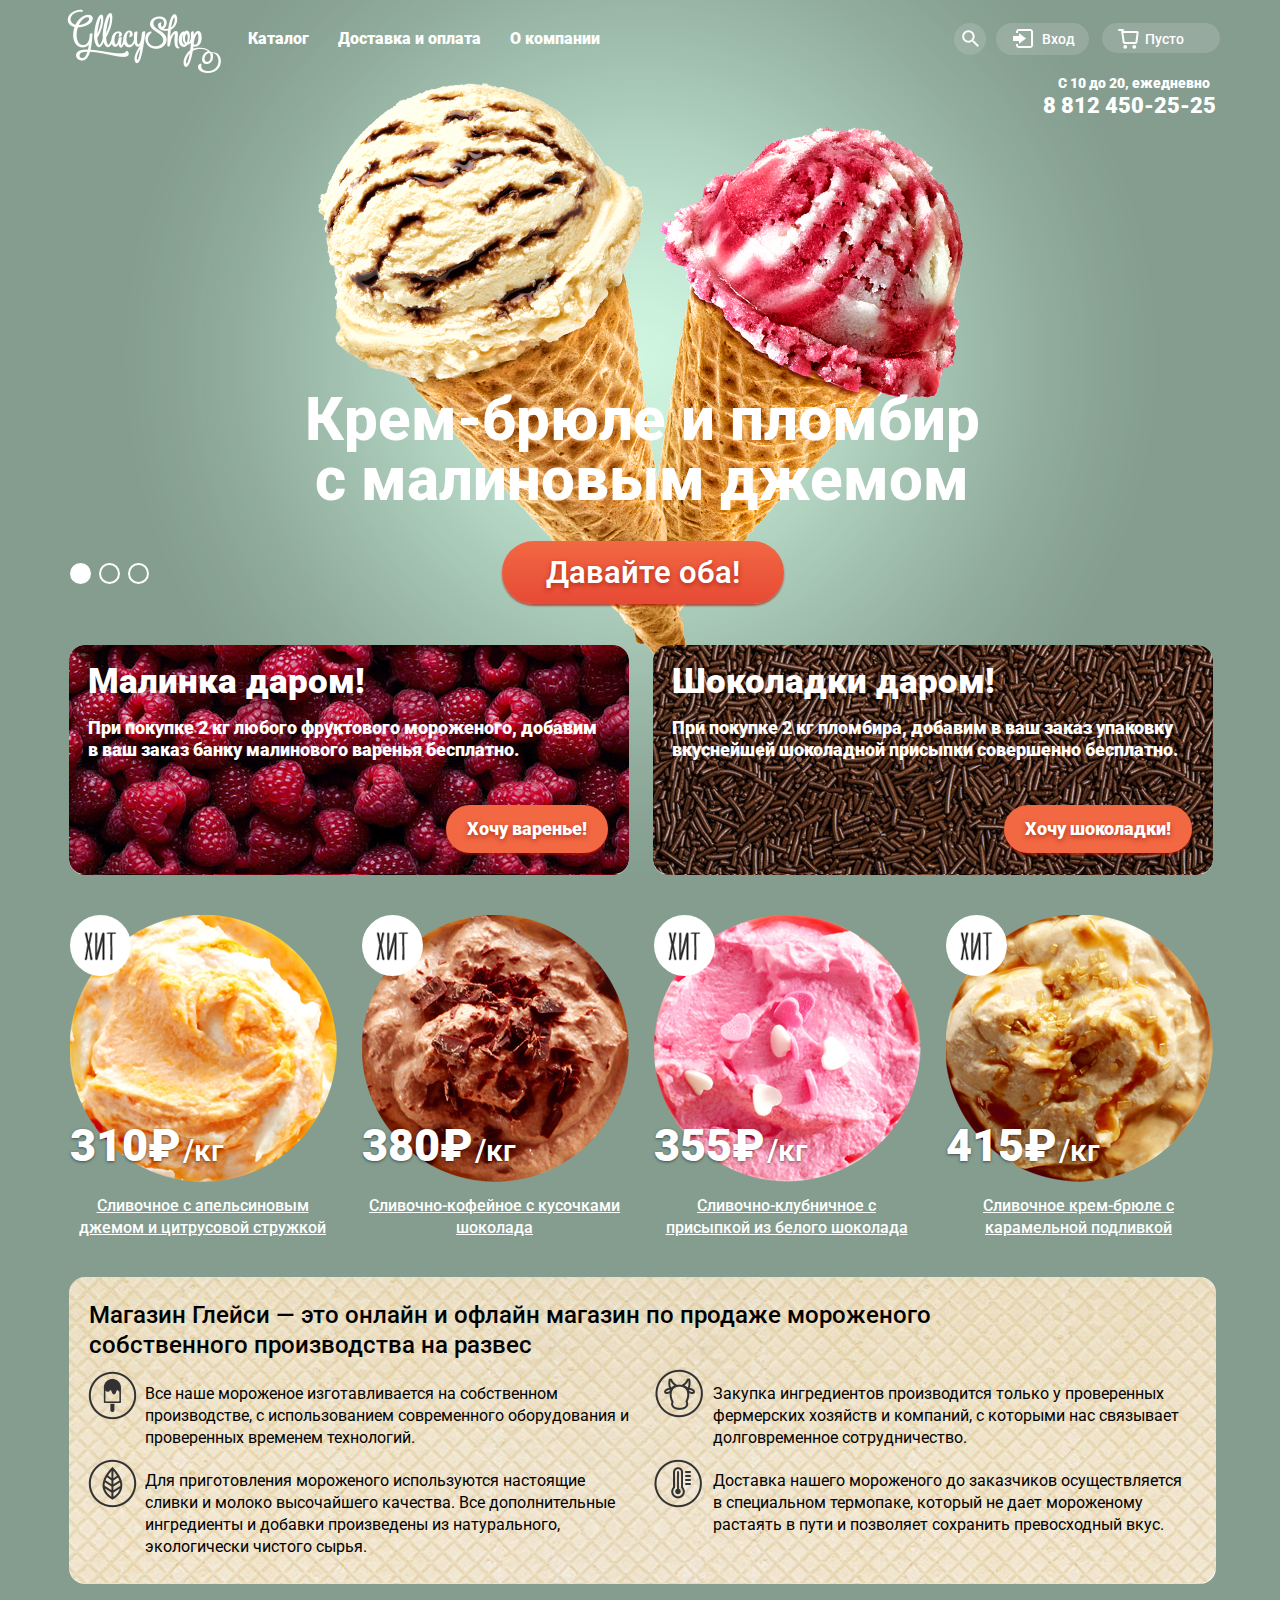
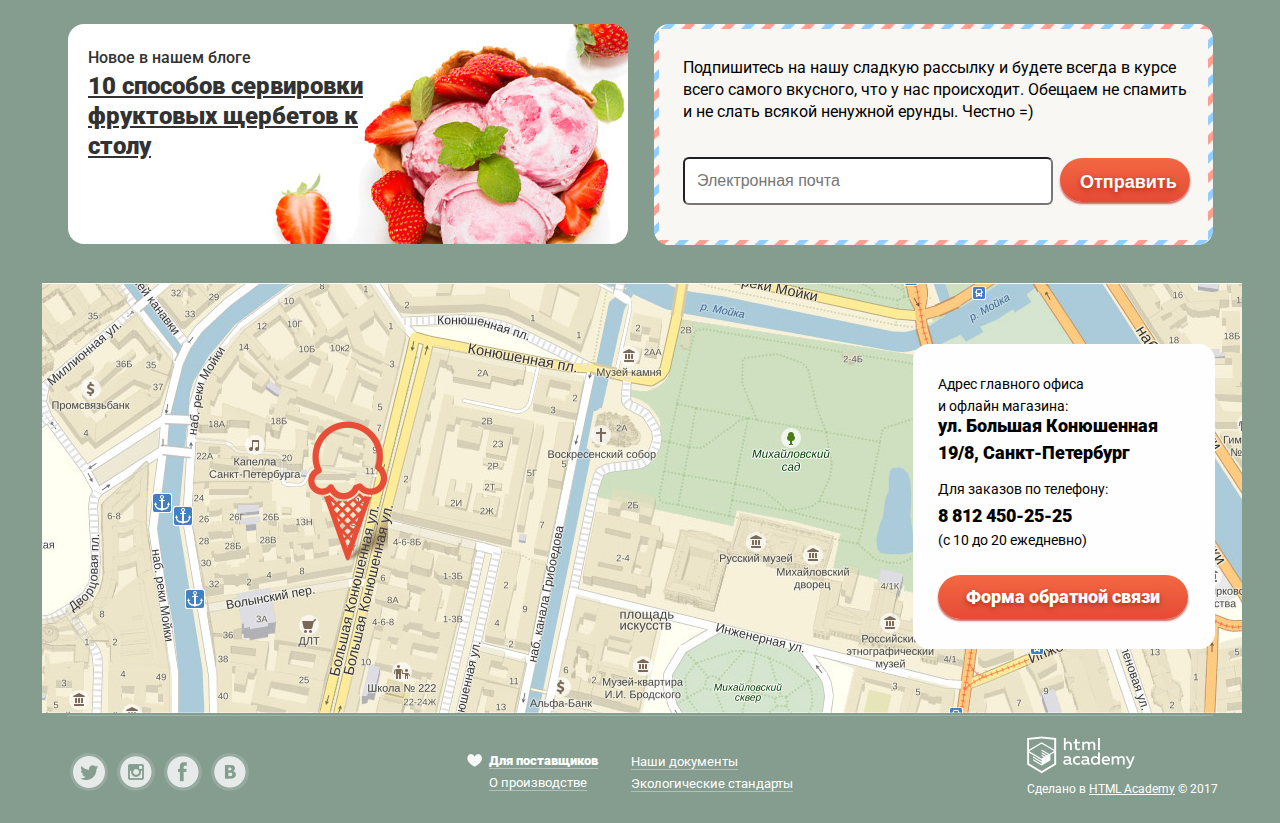
<file: index.html>
<!DOCTYPE html>
<html lang="ru">

<head>
    <meta charset="utf-8">
    <title>HTML Academy: Глейси</title>
    <link href="https://fonts.googleapis.com/css?family=Roboto:400,500,700&amp;subset=cyrillic" rel="stylesheet" type="text/css">
    <link href="css/normalize.css" rel="stylesheet">
    <link href="css/style.min.css" rel="stylesheet">
</head>

<body>
    <input class="body-input" type="radio" id="btn-1" name="toggle" checked>
    <input class="body-input" type="radio" id="btn-2" name="toggle">
    <input class="body-input" type="radio" id="btn-3" name="toggle">
    <div class="site-wrapper">
        <div class="content-wrapper">
            <header>
                <nav class="container-header">
                    <div class="logo">
                        <a><img src="img/logo.png" alt="Glassy Shop" height="64" width="154"></a>
                    </div>
                    <ul class="menu">
                        <li class="catol menu-li">
                            <a href="#">Каталог</a>
                            <div class="submenu-wrapp">
                                <ul class="submenu">
                                    <li class="big-submenu-text"><a href="#">Новинки</a></li>
                                    <li><a href="catalog.html">Сливочное</a></li>
                                    <li><a href="#">Щербеты</a></li>
                                    <li><a class="submenu-fruit" href="#">Фруктовый лед</a></li>
                                    <li><a class="submenu-melorin" href="#">Мелорин</a></li>

                                </ul>
                            </div>
                        </li>
                        <li class="menu-li">
                            <a href="#">Доставка и оплата</a>
                        </li>
                        <li class="menu-li">
                            <a href="#">О компании</a>
                        </li>
                    </ul>
                    <ul class="user-block">
                        <li class="search-modal-activ">
                            <a class="search" href="#"></a>
                            <div class="modal-search">
                                <form class="modal-search-form" action="#" method="get">
                                    <label>
                                        <input class="search-input" type="text" name="search" value="" placeholder="Что ищем?">
                                    </label>
                                </form>
                            </div>
                        </li>
                        <li class="modal-login-activ"><a class="login" href="#">Вход</a>
                            <div class="modal-login clearfix">
                                <form action="login.php" method="get">
                                    <label>
                                        <input type="text" name="login" value="" placeholder="Электронная почта">
                                    </label>
                                    <label>
                                        <input type="text" name="search" value="" placeholder="Пароль">
                                    </label>
                                    <button type="submit" class="modal-login-tap">Войти</button>
                                </form>
                                <a class="modal-login-a" href="#">Забыли пароль?</a>
                                <a class="modal-login-a" href="#">Новая регистрация</a>
                            </div>
                        </li>
                        <li><a class="basket" href="#">Пусто</a></li>
                    </ul>
                </nav>
            </header>
            <main class="container-main">
                <div class="inform">
                    <div class="one-timework ">С 10 до 20, ежедневно </div>
                    <div class="two-timework ">8 812 450-25-25</div>
                </div>
                <div class="slider">
                    <div class="slide" id="slide1">
                        <div class="slide-title">Крем-брюле и пломбир с малиновым джемом</div>
                        <a class="slide-btn" href="#">Давайте оба!</a>
                    </div>
                    <div class="slide" id="slide2">
                        <div class="slide-title">Шоколадный пломбир и лимонный сорбет</div>
                        <a class="slide-btn" href="#">Давайте оба!</a>
                    </div>
                    <div class="slide" id="slide3">
                        <div class="slide-title">Пломбир с помадкой и клубничный щербет</div>
                        <a class="slide-btn" href="#">Давайте оба!</a>
                    </div>
                    <div class="slider-controls">
                        <label for="btn-1"></label>
                        <label for="btn-2"></label>
                        <label for="btn-3"></label>
                    </div>
                </div>
                <div class="advertising">
                    <div class="advertising-left clearfix">
                        <h3 class="advertising-name">Малинка даром!</h3>
                        <div class="advertising-text">При покупке 2 кг любого фруктового мороженого, добавим в ваш заказ банку малинового варенья бесплатно.</div>
                        <a class="advertising-tap" href="#">Хочу варенье!</a>
                    </div>
                    <div class="advertising-right ">
                        <h3 class="advertising-name">Шоколадки даром!</h3>
                        <div class="advertising-text">При покупке 2 кг пломбира, добавим в ваш заказ упаковку вкуснейшей шоколадной присыпки совершенно бесплатно.</div>
                        <a class="advertising-tap" href="#">Хочу шоколадки!</a>
                    </div>
                </div>
                <div class="catalog">
                    <div class="catalog-product">
                        <img src="img/ice1-index.png" alt="Сливочное" height="267" width="267">
                        <span class="product-price-index">310&#8381;<span class="kg">/кг</span></span>
                        <a href="#" class="cat-pro-promo">Сливочное с апельсиновым джемом и цитрусовой стружкой</a>
                    </div>
                    <div class="catalog-product">
                        <img src="img/ice2-index.png" alt="Сливочное-шоколадное" height="267" width="267">
                        <span class="product-price-index">380&#8381;<span class="kg">/кг</span></span>
                        <a href="#" class="cat-pro-promo">Сливочно-кофейное с кусочками шоколада</a>
                    </div>
                    <div class="catalog-product">
                        <img src="img/ice3-index.png" alt="Сливочное-клубничное" height="267" width="267">
                        <span class="product-price-index">355&#8381;<span class="kg">/кг</span></span>
                        <a href="#" class="cat-pro-promo">Сливочно-клубничное с присыпкой из белого шоколада</a>
                    </div>
                    <div class="catalog-product">
                        <img src="img/ice4-index.png" alt="Сливочное-крем-брюле" height="267" width="267">
                        <span class="product-price-index">415&#8381;<span class="kg">/кг</span></span>
                        <a href="#" class="cat-pro-promo">Сливочное крем-брюле с карамельной подливкой</a>
                    </div>
                </div>
                <div class="store-description">
                    <h4>Магазин Глейси — это онлайн и офлайн магазин по продаже мороженого собственного производства на развес</h4>
                    <div class="store-box">
                        <div class="store">
                            <p class="store-ice">Все наше мороженое изготавливается на собственном производстве, с использованием современного оборудования и проверенных временем технологий.</p>
                            <p class="store-p-last store-list">Для приготовления мороженого используются настоящие сливки и молоко высочайшего качества. Все дополнительные ингредиенты и добавки произведены из натурального, экологически чистого сырья.</p>
                        </div>
                        <div class="store-2">
                            <p class="store-cow">Закупка ингредиентов производится только у проверенных фермерских хозяйств и компаний, с которыми нас связывает долговременное сотрудничество.</p>

                            <p class="store-p-last store-temp">Доставка нашего мороженого до заказчиков осуществляется в специальном термопаке, который не дает мороженому растаять в пути и позволяет сохранить превосходный вкус.</p>
                        </div>
                    </div>
                </div>
                <div class="advertising-bottom">
                    <div class="advertising-left-bottom clearfix">
                        <span class="advertising-name-bottom">Новое в нашем блоге</span>
                        <a href="#">10 способов сервировки фруктовых щербетов к столу</a>
                    </div>
                    <div class="advertising-right-botton">
                        <span class="adv-text">Подпишитесь на нашу сладкую рассылку и будете всегда в курсе всего самого вкусного, что у нас происходит. Обещаем не спамить и не слать всякой ненужной ерунды. Честно =) </span>
                        <form class="advertising-form" action="https://echo.htmlacademy.ru" method="post">
                            <input type="text" name="mail" value="" placeholder="Электронная почта">
                            <button type="submit">Отправить</button>
                        </form>
                    </div>
                </div>
                <div class="map clearfix">
                    <iframe src="https://www.google.com/maps/embed?pb=!1m18!1m12!1m3!1d3997.133481958269!2d30.32232805076484!3d59.93933116401205!2m3!1f0!2f0!3f0!3m2!1i1024!2i768!4f13.1!3m3!1m2!1s0x4696310fca5ba729%3A0xea9c53d4493c879f!2z0JHQvtC70YzRiNCw0Y8g0JrQvtC90Y7RiNC10L3QvdCw0Y8g0YPQuy4sIDE5LCDQodCw0L3QutGCLdCf0LXRgtC10YDQsdGD0YDQsywgMTkxMTg2!5e0!3m2!1sru!2sru!4v1486675670385" height="430" width="1200" style="border:0" allowfullscreen></iframe>
                    <div class="map-contacts ">
                        <div class="map-text"><b>Адрес главного офиса</b>

                            <b class="map-text-b">и офлайн магазина:</b>

                            <p class="address-1">ул. Большая Конюшенная</p>
                            <p class="address-2">19/8, Санкт-Петербург</p>
                            <b class="number-map">Для заказов по телефону:</b>
                            <p class="number-map-2">8 812 450-25-25</p>
                            <b>(с 10 до 20 ежедневно)</b>
                            <a href="#">Форма обратной связи</a>
                        </div>
                    </div>
                </div>
            </main>
            <footer>
                <div class="container-footer">
                    <ul class="footer-social">
                        <li>
                            <a class="social-btn-tv" href="#"></a>
                        </li>
                        <li>
                            <a class="social-btn-inst" href="#"></a>
                        </li>
                        <li>
                            <a class=social-btn-fb href="#"></a>
                        </li>
                        <li>
                            <a class="social-btn-vk" href="#"></a>
                        </li>
                    </ul>

                    <div class="footer-info">
                        <div class="footer-info-first">
                            <a class="big-info" href="#">Для поставщиков</a>
                            <a href="#">О производстве</a></div>
                        <div class="footer-info-last"><a href="#">Наши документы</a>
                            <a href="#">Экологические стандарты</a></div>
                    </div>
                    <div class="footer-copyright">
                        <span class="text-academy">Сделано в <a href="#">HTML Academy</a> © 2017</span>
                    </div>
                </div>
            </footer>
            <div class="modal-content">
                <button class="modal-content-close" type="button" title="Закрыть">Закрыть</button>
                <h3 class="modal-content-h3">Мы обязательно вам ответим!</h3>
                <form class="modal-content-form" id="modal" action="#" method="post">
                    <label>
                        <input class="input-name" type="text" name="name" value="" placeholder="Как вас зовут?" required>
                    </label>
                    <label>
                        <input class="input-mail" type="text" name="mail" value="" placeholder="Ваша почта для ответа?" required>
                    </label>
                    <textarea class="coment" form="modal" placeholder="Напишите что нибудь..." name="coment"></textarea>
                    <a href="#">Отправить</a>
                </form>

            </div>
            <div class="modal-overlay"></div>
        </div>
    </div>
    <script type="text/javascript" src="js/script.min.js" async></script>
</body>

</html>
</file>
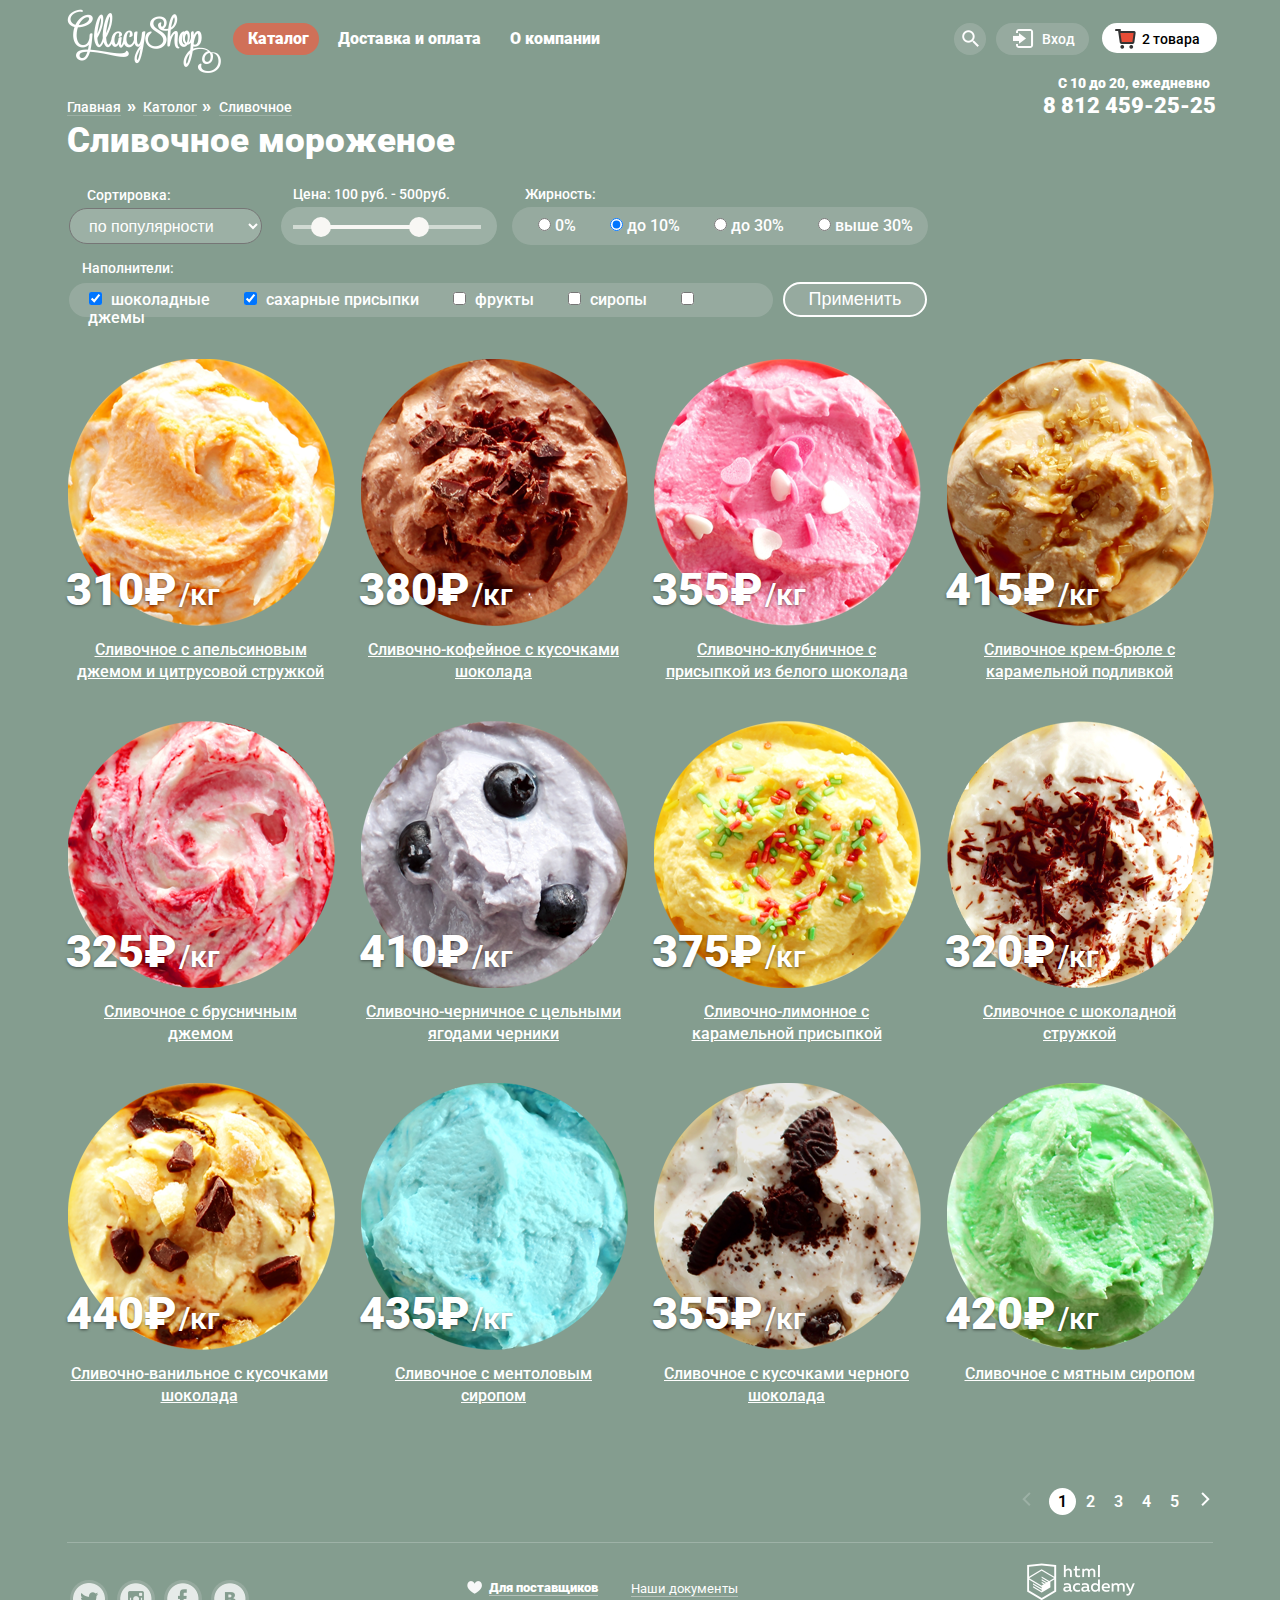
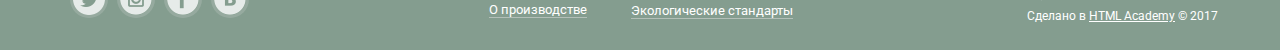
<file: catalog.html>
<!DOCTYPE html>
<html lang="ru">

<head>
    <meta charset="utf-8">
    <title>HTML Academy: Глейси</title>
    <link href="https://fonts.googleapis.com/css?family=Roboto:700,900,500&subset=latin,cyrillic" rel="stylesheet" type="text/css">
    <link href="css/normalize.css" rel="stylesheet">
    <link href="css/style.min.css" rel="stylesheet">
</head>

<body>
    <div class="site-wrapper">
        <div class="content-wrapper">
            <header>
                <nav class="container-header">
                    <div class="logo">
                        <a href="index.html"><img src="img/logo.png" alt="Glassy Shop" height="64" width="154"></a>
                    </div>
                    <ul class="menu">
                        <li class="catol active-catol menu-li">
                            <a href="#">Каталог</a>
                            <div class="submenu-wrapp">
                                <ul class="submenu">
                                    <li class="big-submenu-text"><a href="#">Новинки</a></li>
                                    <li><a href="catalog.html">Сливочное</a></li>
                                    <li><a href="#">Щербеты</a></li>
                                    <li><a class="submenu-fruit" href="#">Фруктовый лед</a></li>
                                    <li><a class="submenu-melorin" href="#">Мелорин</a></li>
                                </ul>
                            </div>
                        </li>
                        <li class="menu-li">
                            <a href="">Доставка и оплата</a>
                        </li>
                        <li class="menu-li">
                            <a href="">О компании</a>
                        </li>
                    </ul>
                    <ul class="user-block">
                        <li class="search-modal-activ">
                            <a class="search" href="#"></a>
                            <div class="modal-search">
                                <form class="modal-search-form" action="#" method="get">
                                    <label>
                                        <input type="text" name="search" value="" placeholder="Что ищем?">
                                    </label>
                                </form>
                            </div>
                        </li>
                        <li class="modal-login-activ"><a class="login" href="#">Вход</a>
                            <div class="modal-login clearfix">
                                <form action="#" method="get">
                                    <label>
                                        <input type="text" name="login" value="" placeholder="Электронная почта">
                                    </label>
                                    <label>
                                        <input type="text" name="search" value="" placeholder="Пароль">
                                    </label>
                                    <button type="submit" class="modal-login-tap">Войти</button>
                                </form>
                                <a class="modal-login-a" href="#">Забыли пароль?</a>
                                <a class="modal-login-a" href="#">Новая регистрация</a>
                            </div>
                        </li>
                        <li class="basket-catalog-active"><a class="basket-catalog" href="#">2 товара</a>
                            <div class="basket-buy">
                                <ul class="list-one">
                                    <li>
                                        <button type="button" class="button-basket"></button>
                                    </li>
                                    <li><img src="img/mini-ace.png" width="33" height="33" alt="мороженное"></li>
                                    <li class="list-one-name">Пломбир с апельсиновым джемом</li>
                                    <li class="list-one-all">1,5 кг х <span class="list-price">200 руб.</span></li>
                                    <li>300 руб.</li>
                                </ul>
                                <ul class="list-two">
                                    <li>
                                        <button type="button" class="button-basket"></button>
                                    </li>
                                    <li><img src="img/mini-ace-2.png" width="33" height="33" alt="мороженное"></li>
                                    <li class="list-two-name">Клубничный пломбир с присыпкой из белого шоколада</li>
                                    <li class="list-two-all">1,5 кг х <span class="list-price">300 руб.</span></li>
                                    <li>450 руб.</li>
                                </ul>
                                <span class="total">Итого: 750 руб.</span>
                                <a class="buy-all" href="#">Оформить заказ</a>
                            </div>

                        </li>
                    </ul>
                </nav>
            </header>
            <main>
                <div class="inform-catalog">
                    <div class="one-timework ">С 10 до 20, ежедневно </div>
                    <div class="two-timework ">8 812 459-25-25</div>
                </div>
                <ul class="breadcrumbs clearfix">
                    <li><a class="breadcrumbs-text" href="index.html">Главная</a></li>
                    <li><a class="breadcrumbs-text" href="#">Католог</a></li>
                    <li><a class="breadcrumbs-text">Сливочное</a></li>
                </ul>
                <h1 class="catol-h1">Сливочное мороженое</h1>
                <div>
                    <form action="filter.php" id="filter" method="get" class="filter">
                        <div class="select">
                            <h4 class="filter-text select-text">Сортировка:</h4>
                            <select form="filter" class="option filter-text-2">
                                <option>по популярности</option>
                                <option>сначало недорогие</option>
                                <option>сначало дорогие</option>
                                <option>по жирности</option>
                            </select>
                        </div>
                        <div class="slider-catalog">
                            <h4 class="filter-text slider-catalog-text">Цена: 100 руб. - 500руб.</h4>
                            <div class="zip"></div>
                            <div class="zip-box"></div>
                            <input class="slider-input" id="hi" type="range" min="100" max="500">
                        </div>
                        <div class="form-block">
                            <h4 class="filter-text">Жирность:</h4>
                            <div class="form-block-wrapp filter-text-2">
                                <div class="form-block-control form-first">
                                    <input id="0" type="radio" name="fatness" value="0" />
                                    <label for="0">0%</label>
                                </div>
                                <div class="form-block-control">
                                    <input id="10" type="radio" name="fatness" value="10" checked>
                                    <label for="10">до 10%</label>
                                </div>
                                <div class="form-block-control">
                                    <input id="before-30" type="radio" name="fatness" value="before-30" />
                                    <label for="before-30">до 30%</label>
                                </div>
                                <div class="control-last">
                                    <input id="more-30" type="radio" name="fatness" value="more-30" />
                                    <label for="more-30">выше 30%</label>
                                </div>
                            </div>
                        </div>
                        <div class="filler-chec">
                            <h4 class="filter-text filler-chec-text">Наполнители:</h4>
                            <div class="filler-chek-input filter-text-2">
                                <input class="filter-input-first" type="checkbox" id="5" name="option1" value="a1" checked>
                                <label for="5">шоколадные </label>
                                <input type="checkbox" value="a2" id="6" name="option2" checked>
                                <label for="6">сахарные присыпки</label>
                                <input type="checkbox" value="a3" id="7" name="option3">
                                <label for="7">фрукты</label>
                                <input type="checkbox" value="a4" id="8" name="option4">
                                <label for="8">сиропы</label>
                                <input type="checkbox" value="a5" id="9" name="option5">
                                <label for="9">джемы</label>
                            </div>
                        </div>
                        <input class="button-filter" type="submit" value="Применить">
                    </form>
                </div>
                <div class="catalog-2">
                    <div class="product-price-catalog">
                        <div class="product-cover">
                            <div><img src="img/catalog-ice-1.png" alt="Сливочное с апельсиновым" width="267" height="267">
                                <span class="product-price">310₽<span class="kg">/кг</span></span>
                            </div>
                            <a href="#" class="cat-pro-promo">Сливочное с апельсиновым джемом и цитрусовой стружкой</a>
                            <a class="product-price-tap" href="#">Быстрый просмотр</a>
                        </div>

                    </div>
                    <div class="product-price-catalog">
                        <div class="product-cover">
                            <div><img src="img/catalog-ice-2.png" alt="Сливочно-кофейное" width="267" height="267">
                                <span class="product-price">380₽<span class="kg">/кг</span></span>
                            </div>
                            <a href="#" class="cat-pro-promo">Сливочно-кофейное с кусочками шоколада</a>
                            <a class="product-price-tap" href="#">Быстрый просмотр</a>
                        </div>
                    </div>
                    <div class="product-price-catalog">
                        <div class="product-cover">
                            <div><img src="img/catalog-ice-3.png" alt="Сливочно-клубничное" width="267" height="267">
                                <span class="product-price">355₽<span class="kg">/кг</span></span>
                            </div>
                            <a href="#" class="cat-pro-promo">Сливочно-клубничное с присыпкой из белого шоколада</a>
                            <a class="product-price-tap" href="#">Быстрый просмотр</a>
                        </div>
                    </div>
                    <div class="product-price-catalog">
                        <div class="product-cover">
                            <div><img src="img/catalog-ice-4.png" alt="Сливочное крем-брюле" width="267" height="267">
                                <span class="product-price">415₽<span class="kg">/кг</span></span>
                            </div>
                            <a href="#" class="cat-pro-promo">Сливочное крем-брюле с карамельной подливкой</a>
                            <a class="product-price-tap" href="#">Быстрый просмотр</a>
                        </div>
                    </div>
                    <div class="product-price-catalog">
                        <div class="product-cover">
                            <div><img src="img/catalog-ice-21.png" alt="Сливочное с брусничным джемом" width="267" height="267">
                                <span class="product-price">325₽<span class="kg">/кг</span></span>
                            </div>
                            <a href="#" class="cat-pro-promo">Сливочное с брусничным джемом</a>
                            <a class="product-price-tap" href="#">Быстрый просмотр</a>
                        </div>
                    </div>
                    <div class="product-price-catalog">
                        <div class="product-cover">
                            <div><img src="img/catalog-ice-22.png" alt="Сливочно-черничное" width="267" height="267">
                                <span class="product-price">410₽<span class="kg">/кг</span></span>
                            </div>
                            <a href="#" class="cat-pro-promo">Сливочно-черничное с цельными ягодами черники </a>
                            <a class="product-price-tap" href="#">Быстрый просмотр</a>
                        </div>
                    </div>
                    <div class="product-price-catalog">
                        <div class="product-cover">
                            <div><img src="img/catalog-ice-23.png" alt="Сливочно-лимонное" width="267" height="267">
                                <span class="product-price">375₽<span class="kg">/кг</span></span>
                            </div>
                            <a href="#" class="cat-pro-promo">Сливочно-лимонное с карамельной присыпкой</a>
                            <a class="product-price-tap" href="#">Быстрый просмотр</a>
                        </div>
                    </div>
                    <div class="product-price-catalog">
                        <div class="product-cover">
                            <div><img src="img/catalog-ice-24.png" alt="Сливочное с шоколадной стружкой" width="267" height="267">
                                <span class="product-price">320₽<span class="kg">/кг</span></span>
                            </div>
                            <a href="#" class="cat-pro-promo ">Сливочное с шоколадной стружкой</a>
                            <a class="product-price-tap" href="#">Быстрый просмотр</a>
                        </div>
                    </div>
                    <div class="product-price-catalog">
                        <div class="product-cover">
                            <div><img src="img/catalog-ice-31.png" alt="Сливочно-ванильное" width="267" height="267">
                                <span class="product-price">440₽<span class="kg">/кг</span></span>
                            </div>
                            <a href="#" class="cat-pro-promo cat-pro-promo-br">Сливочно-ванильное с кусочками шоколада</a>
                            <a class="product-price-tap" href="#">Быстрый просмотр</a>
                        </div>
                    </div>
                    <div class="product-price-catalog">
                        <div class="product-cover">
                            <div><img src="img/catalog-ice-32.png" alt="Сливочноe с ментоловым сиропом" width="267" height="267">
                                <span class="product-price">435₽<span class="kg">/кг</span></span>
                            </div>
                            <a href="#" class="cat-pro-promo">Сливочноe с ментоловым сиропом</a>
                            <a class="product-price-tap" href="#">Быстрый просмотр</a>
                        </div>
                    </div>
                    <div class="product-price-catalog">
                        <div class="product-cover">
                            <div><img src="img/catalog-ice-33.png" alt="Сливочное с кусочками черного шоколада" width="267" height="267">
                                <span class="product-price">355₽<span class="kg">/кг</span></span>
                            </div>
                            <a href="#" class="cat-pro-promo">Сливочное с кусочками черного шоколада</a>
                            <a class="product-price-tap" href="#">Быстрый просмотр</a>
                        </div>
                    </div>
                    <div class="product-price-catalog">
                        <div class="product-cover">
                            <div><img src="img/catalog-ice-34.png" alt="Сливочное с мятным сиропом" width="267" height="267">
                                <span class="product-price">420₽<span class="kg">/кг</span></span>
                            </div>
                            <a href="#" class="cat-pro-promo">Сливочное с мятным сиропом</a>
                            <a class="product-price-tap" href="#">Быстрый просмотр</a>
                        </div>
                    </div>
                </div>

                <ul class="pagination clearfix">
                    <li>
                        <a class="pagination-left"></a>
                    </li>
                    <li> <a class="active">1</a></li>
                    <li> <a href="#">2</a></li>
                    <li> <a href="#">3</a></li>
                    <li> <a href="#">4</a></li>
                    <li> <a href="#">5</a></li>
                    <li>
                        <a href="#" class="pagination-right"></a>
                    </li>
                </ul>

            </main>
            <footer>
                <div class="container-footer">
                    <ul class="footer-social">
                        <li>
                            <a class="social-btn-tv" href="#"></a>
                        </li>
                        <li>
                            <a class="social-btn-inst" href="#"></a>
                        </li>
                        <li>
                            <a class=social-btn-fb href="#"></a>
                        </li>
                        <li>
                            <a class="social-btn-vk" href="#"></a>
                        </li>
                    </ul>

                    <div class="footer-info">
                        <div class="footer-info-first">
                            <a class="big-info" href="#">Для поставщиков</a>
                            <a href="#">О производстве</a></div>
                        <div class="footer-info-last"><a href="#">Наши документы</a>
                            <a href="#">Экологические стандарты</a></div>
                    </div>
                    <div class="footer-copyright">
                        <span class="text-academy">Сделано в <a href="#">HTML Academy</a> © 2017</span>
                    </div>
                </div>
            </footer>
        </div>
    </div>
</body>

</html>
</file>
<file: css/style.min.css>
body{font-family:"Roboto", "Arial", sans-serif;font-size:18px;line-height:1.2;color:#fff;font-weight:900;margin:0;padding:0;background-color:#849d8f}input[type="radio"].body-input{display:none}.clearfix::after{content:"";display:table;clear:both}.site-wrapper{min-width:1200px;background-repeat:no-repeat;background-position:top center;-webkit-transition:background-image 0.5s ease, background-color 0.5s ease;transition:background-image 0.5s ease, background-color 0.5s ease}.site-wrapper::before,.site-wrapper::after{content:"";visibility:hidden}.site-wrapper::before{background-image:url("../img/slide-2.png")}.site-wrapper::after{background-image:url("../img/slide-3.png")}.content-wrapper{width:1146px;margin:0 auto;padding:0 27px}.slider{position:relative;padding-top:270px;text-align:center;color:#ffffff}.slide{display:none}.slide-title{width:700px;margin:0 auto;margin-bottom:30px;line-height:60px;font-weight:800;font-size:60px;margin-top:5px;margin-left:225px}.slide-btn{display:inline-block;padding:11px 44px;margin-top:1px;margin-right:-5px;font-weight:600;font-size:31px;line-height:41px;vertical-align:top;color:#ffffff;text-decoration:none;text-shadow:0 2px 5px rgba(160, 32, 11, 0.76);background:#f26843;background:-webkit-linear-gradient(top, #f26843 0%, #e74a35 100%);background:linear-gradient(to bottom, #f26843 0%, #e74a35 100%);border-radius:100px;box-shadow:0 2px 2px rgba(172, 16, 0, 0.64)}.slide-btn:hover{background:-webkit-linear-gradient(top, #f58669 0%, #ec6f5e 100%);background:linear-gradient(to bottom, #f58669 0%, #ec6f5e 100%);box-shadow:0 2px 2px rgba(172, 16, 0, 1)}.slide-btn:active{background:-webkit-linear-gradient(top, #d84732 0%, #e1613e 100%);background:linear-gradient(to bottom, #d84732 0%, #e1613e 100%);box-shadow:inset 0 2px 2px rgba(172, 16, 0, 1)}.slider-controls{position:absolute;bottom:25px;left:3px;top:448px;z-index:20;font-size:0}.slider-controls label{display:inline-block;width:17px;height:17px;margin-right:8px;vertical-align:top;background-color:transparent;border:2px solid #ffffff;border-radius:50%;cursor:pointer}#btn-1:checked ~ .site-wrapper #slide1,#btn-2:checked ~ .site-wrapper #slide2,#btn-3:checked ~ .site-wrapper #slide3{display:block}#btn-1:checked ~ .site-wrapper{background-color:#849d8f;background-image:url("../img/slide-1.png")}#btn-2:checked ~ .site-wrapper{background-color:#8996a6;background-image:url("../img/slide-2.png")}#btn-3:checked ~ .site-wrapper{background-color:#9d8b84;background-image:url("../img/slide-3.png")}#btn-1:checked ~ .site-wrapper label[for="btn-1"],#btn-2:checked ~ .site-wrapper label[for="btn-2"],#btn-3:checked ~ .site-wrapper label[for="btn-3"]{background-color:#ffffff}.container-header{display:-webkit-box;display:-ms-flexbox;display:flex;-webkit-box-orient:horizontal;-webkit-box-direction:normal;-ms-flex-direction:row;flex-direction:row;-webkit-box-pack:justify;-ms-flex-pack:justify;justify-content:space-between;width:1146px;min-height:56px;margin-bottom:42px}.logo{-ms-flex-preferred-size:154px;flex-basis:154px;height:64px;margin-top:9px}.catol{position:relative}.catol::after{content:"";height:5px;position:absolute}.menu{padding:0;margin:0;list-style:none;margin-top:23px;margin-left:-174px}.menu li{display:inline-block;vertical-align:top;position:relative;color:white}.menu a{text-decoration:none;display:block;font-size:16px;line-height:18px;color:#fff;font-weight:900;padding:7px 15px;padding-right:10px;position:relative}.menu > li:hover{background:white;border-radius:20px}.menu-li:hover a{color:black}.submenu-wrapp{padding-top:5px;position:absolute;display:none;top:100%;left:0;z-index:10}.submenu-wrapp:hover{display:block;z-index:10}.submenu{width:143px;background:white;padding:0px;border-radius:6px;margin-left:-7px;margin-top:0px;min-height:171px;box-shadow:0px 20px 20px rgba(0, 0, 0, 0.4)}li:hover .submenu-wrapp{display:block}.submenu li{display:block}.big-submenu-text{border-bottom:1px solid rgba(209, 208, 206, 0.8)}.submenu a{color:#323232;font-size:14px;line-height:16px;font-weight:400;text-decoration:none;border:none;padding:0px;padding-left:20px;padding-top:10px;padding-bottom:10px}.big-submenu-text a{font-weight:900}.submenu a:hover{background:#fbded8;border-radius:0px}.submenu a:nth-child(1):hover{background:#fbded8;border-top:6px}.submenu a:active{background:#f6b5a5;border-radius:0px;margin:auto}.submenu .active{background:#d07058;border-radius:0px;margin:auto}.submenu-fruit{margin-top:-5px}.submenu-melorin{margin-top:-5px}.submenu-melorin:hover{background:#fbded8;border-radius:6px}.catol:hover .submenu-wrapp{display:block}.user-block{display:-webkit-box;display:-ms-flexbox;display:flex;margin-left:150px;padding:0;width:267px;margin-top:23px}.user-block li{list-style:none;display:inline-block;vertical-align:top;margin-left:10px}.search{display:inline-block;vertical-align:top;color:#fff;font-size:14px;line-height:16px;font-weight:500;text-decoration:none;background:rgba(225, 225, 225, 0.2) url(../img/lupa.png) no-repeat 8px 7px;border-radius:50px;width:32px;height:32px;position:relative;margin-left:-2px}.search::before{content:"";width:40px;height:20px;display:block;position:absolute;top:25px;right:0px}.search:hover{background:#fff url(../img/lupa-hover.png) no-repeat 8px 7px;border-radius:50px;width:32px;height:32px}.modal-search{z-index:1;display:none;position:absolute;width:341px;height:84px;background:#f8f7f4;border-radius:6px;top:59px;box-shadow:0px 20px 20px rgba(0, 0, 0, 0.4);margin-left:-310px}.modal-search-form label{position:relative}.modal-search-form input{color:#000}.search-modal-activ a:hover+.modal-search{display:block}.search-modal-activ:hover .modal-search{display:block}.modal-search input{display:block;width:296px;height:44px;border-radius:6px;margin:18px 12px;padding-left:15px;color:#a7a7a7;font-size:14px;line-height:24px;top:15px;color:#000}.modal-search input:focus::-webkit-input-placeholder{color:transparent}.modal-search input:focus:-moz-placeholder{color:transparent}.modal-search input:focus::-moz-placeholder{color:transparent}.modal-search input:focus:-ms-input-placeholder{color:transparent}.login{display:inline-block;vertical-align:top;color:#fff;font-size:14px;line-height:16px;font-weight:500;text-decoration:none;background-color:rgba(225, 225, 225, 0.2);padding:8px 10px;padding-left:46px;padding-right:14px;border-radius:20px;position:relative;margin-right:3px}.login::after{content:"";position:absolute;width:100px;height:10px;top:30px;right:0px}.login::before{content:"";width:21px;height:19px;top:6px;right:55px;background:url(../img/OPEN.png) no-repeat;position:absolute}.login:hover{background:#fff;color:#000}.login:hover::before{content:"";width:21px;height:19px;top:8px;right:54px;background:url(../img/open-hover.png) no-repeat;position:absolute}.modal-login-activ{position:relative}.modal-login{display:none;position:absolute;width:275px;height:214px;top:36px;right:0px;border-radius:6px;background:#f8f7f4;box-shadow:0px 20px 20px rgba(0, 0, 0, 0.4);z-index:10}.modal-login-search{width:290px;height:30px;font-size:14px;line-height:24px;font-weight:400;color:#999999;margin-top:-30px;position:absolute;top:60px;left:30px;z-index:10}.modal-login-password{width:290px;height:30px;font-size:14px;line-height:24px;font-weight:500;color:#999999;margin-top:-30px;position:absolute;top:124px;left:30px;z-index:10}.modal-login input{color:#000;display:block;width:225px;height:43px;border-radius:6px;margin:17px 9px;margin-left:15px;padding-left:15px;font-size:14px;line-height:24px;font-weight:500}.modal-logininput:focus::-webkit-input-placeholder{color:transparent}.modal-login input:focus:-moz-placeholder{color:transparent}.modal-login input:focus::-moz-placeholder{color:transparent}.modal-login input:focus:-ms-input-placeholder{color:transparent}.modal-login-tap{float:left;display:inline-block;vertical-align:top;padding:11px 24px;text-decoration:none;text-shadow:0 2px 5px rgba(160, 32, 11, 0.76);background:#f26843;border-radius:20px;box-shadow:0 2px 2px rgba(172, 16, 0, 0.64);margin-left:17px;margin-top:-1px;color:#fff;font-size:18px;line-height:24px;font-weight:bold;border:1px}.modal-login-tap:hover{background:-webkit-linear-gradient(top, #f58669 0%, #ec6f5e 100%);background:linear-gradient(to bottom, #f58669 0%, #ec6f5e 100%);box-shadow:0 2px 2px rgba(172, 16, 0, 1)}.modal-login-tap:active{background:-webkit-linear-gradient(top, #d84732 0%, #e1613e 100%);background:linear-gradient(to bottom, #d84732 0%, #e1613e 100%);box-shadow:inset 0 2px 2px rgba(172, 16, 0, 1)}a.modal-login-a{display:inline-block;float:left;margin-left:20px;color:#000;margin-top:-2px;color:#323232;font-size:13px;line-height:24px;font-weight:500}a.modal-login-a:hover{color:#e84d37}.modal-login-activ a:hover+.modal-login{display:block}.modal-login-activ:hover .modal-login{display:block}.basket{display:inline-block;vertical-align:top;color:#fff;font-size:14px;line-height:16px;font-weight:500;text-decoration:none;background-color:rgba(225, 225, 225, 0.2);padding:0px;padding-left:43px;padding-right:15px;padding-top:8px;height:22px;width:60px;border-radius:20px;background:rgba(225, 225, 225, 0.2);position:relative}.basket::before{content:"";width:30px;height:30px;top:-1px;right:80px;background:url(../img/basket.png) no-repeat 8px 7px;position:absolute}.container-main{margin-top:1px}.inform{float:right;margin-top:-40px}.inform-catalog{float:right;margin-top:-20px}.one-timework{font-size:14px;line-height:16px;color:#fff;font-weight:900;margin:0 0 0 auto;margin-left:15px}.two-timework{font-size:22px;line-height:24px;color:#fff;font-weight:900;margin:0 0 0 auto;margin-top:3px;margin-right:-3px}.advertising{margin-top:41px;margin-left:2px;display:-webkit-box;display:-ms-flexbox;display:flex;-webkit-box-orient:horizontal;-webkit-box-direction:normal;-ms-flex-direction:row;flex-direction:row;-webkit-box-pack:justify;-ms-flex-pack:justify;justify-content:space-between}.advertising-left{background:#c51642 url("../img/background-main-left.jpg");min-height:230px;width:560px;border-radius:16px}.advertising-right{background:#4c250f url("../img/beckground-main-right.jpg");min-height:230px;width:560px;border-radius:16px}.advertising-name{margin-left:19px;margin-top:16px;font-size:35px;line-height:41px;color:#fff;font-weight:900;min-height:35px}.advertising-text{padding-left:19px;margin-top:-20px;font-size:18px;line-height:22px;color:#fff;font-weight:900;width:516px}.advertising-tap{float:right;display:inline-block;vertical-align:top;font-size:18px;line-height:24px;padding:12px 21px;color:#ffffff;text-decoration:none;text-shadow:0 2px 5px rgba(160, 32, 11, 0.76);background:#f26843;border-radius:100px;box-shadow:0 2px 2px rgba(172, 16, 0, 0.64);margin-right:21px;margin-top:44px}.advertising-tap:hover{background:-webkit-linear-gradient(top, #f58669 0%, #ec6f5e 100%);background:linear-gradient(to bottom, #f58669 0%, #ec6f5e 100%);box-shadow:0 2px 2px rgba(172, 16, 0, 1)}.advertising-tap:active{background:-webkit-linear-gradient(top, #d84732 0%, #e1613e 100%);background:linear-gradient(to bottom, #d84732 0%, #e1613e 100%);box-shadow:inset 0 2px 2px rgba(172, 16, 0, 1)}.catalog{display:-webkit-box;display:-ms-flexbox;display:flex;-webkit-box-orient:horizontal;-webkit-box-direction:normal;-ms-flex-direction:row;flex-direction:row;-webkit-box-pack:justify;-ms-flex-pack:justify;justify-content:space-between;-ms-flex-preferred-size:1148px;flex-basis:1148px;margin-left:3px;margin-top:40px}.catalog-product{width:267px;height:322px;position:relative}.catalog-product::before{content:"";position:absolute;background:#fff url("../img/hit.png") no-repeat;width:61px;height:61px;border-radius:50px;z-index:10}.product-price-index{position:relative;top:-64px;left:0px;font-size:45px;line-height:45px;color:#fff;font-weight:900;text-shadow:0px 1px 3px rgba(0, 0, 0, 0.5)}.product-price{position:relative;top:-64px;left:-59px;font-size:45px;line-height:45px;color:#fff;font-weight:900;text-shadow:0px 1px 3px rgba(0, 0, 0, 0.5)}.kg{font-size:30px;line-height:51px;color:#fff;font-weight:600;width:50px;margin-left:2px}.cat-pro-promo{display:inline-block;vertical-align:top;float:left;margin-top:-45px;margin-left:2px;width:261px;min-height:40px;font-family:'Roboto', "Arial", sans-serif;font-size:16px;line-height:22px;color:#fff;font-weight:500;text-decoration:underline;text-align:center}.cat-pro-promo:hover{color:#ffbc9e}a.cat-pro-promo-br{width:258px}.catalog-product-hover:hover{position:absolute;width:285px;height:405px;background:rgba(225, 225, 225, 0.2);border-radius:20px;z-index:5;margin-left:17px;padding:6px;left:50px}.store-description{margin-top:40px;margin-left:2px;width:1147px;min-height:307px;margin-bottom:40px;position:relative;background:#efe2c9 url("../img/background-info.jpg") repeat;border-radius:16px;font-size:16px;line-height:22px;color:#000;font-weight:400}.store-description h4{display:inline-block;margin-top:23px;margin-left:20px;margin-right:126px;width:1000px;font-size:24px;line-height:30px;color:#000;font-weight:500}.store-box{display:-webkit-box;display:-ms-flexbox;display:flex;-webkit-box-orient:horizontal;-webkit-box-direction:normal;-ms-flex-direction:row;flex-direction:row}.store{position:relative;margin-top:-25px;margin-left:76px;width:484px}.store-p-last{margin-top:21px}.store-ice::before{content:"";position:absolute;background:url(../img/img-1.png) no-repeat;width:49px;height:49px;left:-57px;top:4px}.store-list::after{content:"";position:absolute;background:url(../img/imf-2.png) no-repeat;width:49px;height:49px;left:-57px;top:92px}.store-cow::before{content:"";position:absolute;background:url(../img/img-3.png) no-repeat;width:49px;height:49px;left:586px;top:92px}.store-temp::after{content:"";position:absolute;background:url(../img/img-4.png) no-repeat;width:49px;height:49px;left:585px;top:182px}.store-2{margin-top:-25px;width:474px;padding-left:84px}.advertising-bottom{display:-webkit-box;display:-ms-flexbox;display:flex;-webkit-box-orient:horizontal;-webkit-box-direction:normal;-ms-flex-direction:row;flex-direction:row;-webkit-box-pack:justify;-ms-flex-pack:justify;justify-content:space-between;margin-left:1px}.advertising-left-bottom{width:560px;height:220px;display:-webkit-box;display:-ms-flexbox;display:flex;-webkit-box-orient:vertical;-webkit-box-direction:normal;-ms-flex-direction:column;flex-direction:column;background:#fff url("../img/background-bottom-left.jpg") no-repeat;border-radius:16px}.advertising-name-bottom{margin-left:20px;margin-top:23px;font-family:'Roboto', "Arial", sans-serif;font-size:16px;line-height:22px;color:#323232;font-weight:500}.advertising-left-bottom a{width:310px;margin-left:20px;margin-top:2px;font-family:'Roboto', "Arial", sans-serif;font-size:24px;line-height:30px;color:#323232;font-weight:900;text-decoration:underline}.advertising-left-bottom a:hover{color:#e84d37}.advertising-left-bottom a:active{color:#e84d37}.advertising-right-botton{display:-webkit-box;display:-ms-flexbox;display:flex;-webkit-box-orient:vertical;-webkit-box-direction:normal;-ms-flex-direction:column;flex-direction:column;width:549px;height:211px;border-style:solid;border-width:5px;-o-border-image:url(../img/back-mail.png) 5 stretch;border-image:url(../img/back-mail.png) 5 stretch;background:#f8f7f4;border-radius:16px}.adv-text{margin-top:28px;margin-left:24px;margin-right:26px;font-family:'Roboto', "Arial", sans-serif;font-size:16px;line-height:22px;color:#000;font-weight:400;width:511px}.advertising-form{margin-top:34px;margin-left:24px}.advertising-form input{border-radius:6px;width:352px;height:42px;padding-left:12px;font-size:16px;line-height:24px;font-weight:500}.advertising-form button{margin-top:1px;margin-left:3px;width:130px;height:44px;display:inline-block;padding:12px 20px;font-weight:600;font-size:18px;line-height:24px;vertical-align:top;color:#ffffff;text-decoration:none;text-shadow:0 2px 5px rgba(160, 32, 11, 0.76);cursor:pointer;background:#f26843;background:-webkit-linear-gradient(top, #f26843 0%, #e74a35 100%);background:linear-gradient(to bottom, #f26843 0%, #e74a35 100%);border-radius:100px;box-shadow:0 2px 2px rgba(172, 16, 0, 0.64);border:none}.advertising-right-botton button:hover{background:-webkit-linear-gradient(top, #f58669 0%, #ec6f5e 100%);background:linear-gradient(to bottom, #f58669 0%, #ec6f5e 100%);box-shadow:0 2px 2px rgba(172, 16, 0, 1)}.advertising-right-botton button:active{background:-webkit-linear-gradient(top, #d84732 0%, #e1613e 100%);background:linear-gradient(to bottom, #d84732 0%, #e1613e 100%);box-shadow:inset 0 2px 2px rgba(172, 16, 0, 1)}.map{position:relative;margin-top:38px;margin-left:-25px;width:1200px;height:430px;background:#f7f1d9 url(../img/map.jpg) no-repeat}.map::before{content:"";position:absolute;top:138px;left:266px;width:80px;height:140px;background:url(../img/ice-map.png) no-repeat}.map-contacts{float:right;margin-top:-374px;margin-right:27px;width:302px;height:305px;background:#fefefe;border-radius:16px;color:#000;position:relative;z-index:1}.map-text{margin-top:28px;margin-left:25px}.map-text b{font-family:'Roboto', "Arial", sans-serif;font-size:14px;line-height:20px;font-weight:400;padding-right:120px}b.number-map{padding-right:0px}.map-text-b{margin-bottom:-10px}.map-contacts p{font-family:'Roboto', "Arial", sans-serif;font-size:18px;line-height:24px;font-weight:900}.map-text-2{font-family:'Roboto', "Arial", sans-serif;font-size:14px;line-height:20px;font-weight:400;margin-top:20px;margin-left:25px}.address-1{margin-top:-2px}.address-2{margin-top:-15px;margin-bottom:12px}.number-map-2{margin-top:5px;margin-bottom:0px}.map-contacts a{font-family:'Roboto', "Arial", sans-serif;font-size:18px;line-height:24px;font-weight:900;margin-top:25px;margin-left:0px;border-radius:32px;display:inline-block;padding:10px 28px;vertical-align:top;color:#ffffff;text-decoration:none;text-shadow:0 2px 5px rgba(160, 32, 11, 0.76);background:#f26843;background:-webkit-linear-gradient(top, #f26843 0%, #e74a35 100%);background:linear-gradient(to bottom, #f26843 0%, #e74a35 100%);border-radius:100px;box-shadow:0 2px 2px rgba(172, 16, 0, 0.64)}.map-contacts a:hover{background:-webkit-linear-gradient(top, #f58669 0%, #ec6f5e 100%);background:linear-gradient(to bottom, #f58669 0%, #ec6f5e 100%);box-shadow:0 2px 2px rgba(172, 16, 0, 1)}.map-contacts a:active{background:-webkit-linear-gradient(top, #d84732 0%, #e1613e 100%);background:linear-gradient(to bottom, #d84732 0%, #e1613e 100%);box-shadow:inset 0 2px 2px rgba(172, 16, 0, 1)}.container-footer{display:-webkit-box;display:-ms-flexbox;display:flex;-webkit-box-orient:horizontal;-webkit-box-direction:normal;-ms-flex-direction:row;flex-direction:row;-webkit-box-pack:justify;-ms-flex-pack:justify;justify-content:space-between;min-height:105px;position:relative}.footer-social{margin-top:35px;display:-webkit-box;display:-ms-flexbox;display:inline-block;vertical-align:top;-webkit-box-pack:justify;-ms-flex-pack:justify;justify-content:space-between;-webkit-box-orient:horizontal;-webkit-box-direction:normal;-ms-flex-direction:row;flex-direction:row;width:187px;margin-left:-37px;margin-right:144px}.footer-social li{display:inline-block;vertical-align:top;margin-right:5px}.social-btn-tv{display:block;width:32px;height:32px;border:3px solid rgba(225, 225, 225, 0.2);border-radius:50px;background:url(../img/tvit.png) no-repeat}.social-btn-tv:hover{display:block;width:32px;height:32px;border:3px solid rgba(225, 225, 225, 0.2);border-radius:50px;background:url(../img/tvit-hover.png) no-repeat}.social-btn-tv:active{display:block;width:32px;height:32px;border:3px solid rgba(225, 225, 225, 0.2);border-radius:50px;background:url(../img/tvit.png) no-repeat;box-shadow:inset 0 2px 2px rgba(105, 105, 105, 1)}.social-btn-inst{display:block;width:32px;height:32px;border:3px solid rgba(225, 225, 225, 0.2);border-radius:50px;background:url(../img/inst.png) no-repeat}.social-btn-inst:active{display:block;width:32px;height:32px;border:3px solid rgba(225, 225, 225, 0.2);border-radius:50px;background:url(../img/inst.png) no-repeat;box-shadow:inset 0 2px 2px rgba(105, 105, 105, 1)}.social-btn-fb{display:block;width:32px;height:32px;border:3px solid rgba(225, 225, 225, 0.2);border-radius:50px;background:url(../img/fb.png) no-repeat}.social-btn-fb:active{display:block;width:32px;height:32px;border:3px solid rgba(225, 225, 225, 0.2);border-radius:50px;background:url(../img/fb.png) no-repeat;box-shadow:inset 0 2px 2px rgba(105, 105, 105, 1)}.social-btn-vk{display:block;width:32px;height:32px;border:3px solid rgba(225, 225, 225, 0.2);border-radius:50px;background:url(../img/vk.png) no-repeat}.social-btn-vk:active{display:block;width:32px;height:32px;border:3px solid rgba(225, 225, 225, 0.2);border-radius:50px;background:url(../img/vk.png) no-repeat;box-shadow:inset 0 2px 2px rgba(105, 105, 105, 1)}.footer-info{position:relative;width:560px;margin-left:-90px;margin-right:156px}.footer-info a{text-decoration:none;font-family:'Roboto', "Arial", sans-serif;font-size:13px;line-height:18px;font-weight:400;color:#ffffff;border-bottom:1px solid rgba(225, 225, 225, 0.5)}.footer-info a:hover{color:#ffbc9e}.footer-info a:active{color:#ffbc9e}.footer-info::after{content:"";position:absolute;background:url(../img/love.png) no-repeat;width:15px;height:13px;top:36px;left:156px}.footer-info-first{margin-top:30px;margin-left:178px;width:117px}.footer-info-last{margin-top:-43px;margin-left:320px;width:167px}a.big-info{font-family:'Roboto', "Arial", sans-serif;font-size:13px;line-height:18px;font-weight:900}.footer-copyright{width:192px;margin-top:18px;margin-right:-6px}.footer-copyright::before{content:"";display:block;height:40px;width:110px;background:url(../img/logo-academy.png) no-repeat}.text-academy{font-family:'Roboto', "Arial", sans-serif;font-size:12px;line-height:18px;font-weight:400;color:#ffffff;list-style:none}.footer-copyright a{color:#fff}.footer-copyright a:hover{color:#ffbc9e}.footer-copyright a:active{color:#ffbc9e}.active-catol{display:inline-block;vertical-align:top;background:#d07058;border-radius:20px}.basket-catalog{display:inline-block;vertical-align:top;color:#000;font-size:14px;line-height:16px;font-weight:500;text-decoration:none;padding:0px;padding-left:40px;padding-right:15px;padding-top:8px;height:22px;width:60px;border-radius:20px;background:#fff;position:relative}.basket-catalog::before{content:"";width:30px;height:30px;top:-1px;right:80px;background:url(../img/basket-catalog.png) no-repeat 8px 7px;position:absolute}.basket-catalog::after{content:"";position:absolute;width:120px;height:20px;left:-5px;top:25px}.basket-buy{display:none;width:540px;height:240px;position:absolute;top:60px;background:#f8f7f4;border-radius:6px;color:#000;font-size:13px;line-height:16px;font-weight:400;z-index:4;box-shadow:0px 20px 20px rgba(0, 0, 0, 0.4);margin-left:-423px}.basket-buy .list-one{margin-top:27px;margin-left:-34px}.list-one img{margin-top:-8px;margin-right:-2px}.list-one-all{margin-right:12px}.list-one-name{margin-right:17px}.basket-buy .list-two{margin-top:27px;margin-left:-34px;margin-bottom:22px}.list-two img{margin-top:-11px;margin-right:-2px}.list-two-name{width:230px;margin-right:1px;margin-top:-3px}.list-two-all{margin-right:13px}.button-basket{background:url(../img/close.png) no-repeat;width:15px;height:15px;border:none;margin-right:-2px}.total{float:right;margin-right:13px;font-size:15px;line-height:18px;font-weight:900;margin-top:10px;position:relative}.total:before{content:"";position:absolute;height:1px;width:510px;background:#ccccc9;left:-405px;top:-16px}.list-price{color:#d2d1d0}.buy-all{display:inline-block;vertical-align:top;padding:11px 16px;text-decoration:none;text-shadow:0 2px 5px rgba(160, 32, 11, 0.76);background:#f26843;border-radius:20px;box-shadow:0 2px 2px rgba(172, 16, 0, 0.64);margin-left:354px;margin-top:12px;color:#fff;font-size:18px;line-height:24px;font-weight:bold}.buy-all:hover{background:-webkit-linear-gradient(top, #f58669 0%, #ec6f5e 100%);background:linear-gradient(to bottom, #f58669 0%, #ec6f5e 100%);box-shadow:0 2px 2px rgba(172, 16, 0, 1)}.buy-all:active{background:-webkit-linear-gradient(top, #d84732 0%, #e1613e 100%);background:linear-gradient(to bottom, #d84732 0%, #e1613e 100%);box-shadow:inset 0 2px 2px rgba(172, 16, 0, 1)}.basket-catalog-active a:hover+.basket-buy{display:block}.basket-catalog-active:hover .basket-buy{display:block}.breadcrumbs{padding:0px;position:relative;margin-top:-20px;margin-bottom:-20px}.breadcrumbs li{display:inline-block;vertical-align:top;margin-right:18px}.breadcrumbs a{text-decoration:none;font-size:14px;line-height:16px;font-weight:500;color:#ffffff;border-bottom:1px solid rgba(255, 255, 255, 0.2)}.breadcrumbs a:hover{color:#ffbc9e;border-bottom:1px solid rgba(255, 188, 158, 0.2)}.breadcrumbs::before{content:"»";position:absolute;left:60px}.breadcrumbs::after{content:"»";position:absolute;left:135px;top:0px}.catol-h1{font-size:35px;line-height:41px;font-weight:900;margin-top:`0px;margin-left:0px}.filter{float:left;display:-webkit-box;display:-ms-flexbox;display:flex;-ms-flex-wrap:wrap;flex-wrap:wrap;-webkit-box-orient:horizontal;-webkit-box-direction:normal;-ms-flex-direction:row;flex-direction:row;margin-bottom:42px;margin-top:3px;margin-left:2px}.filter-text{font-size:14px;line-height:16px;font-weight:500}.filter-text-2{font-size:16px;line-height:18px;font-weight:500;color:#ffffff}.option{background-color:rgba(255, 255, 255, 0.2);border-radius:100px;width:193px;height:36px;padding-left:15px}.option:hover{background-color:#fff;color:#000}.select h4{margin-bottom:5px;padding-left:0px}.select{width:195px}.select-text{margin-left:18px;margin-top:0px}.slider-catalog-text{margin-left:12px;margin-top:24px}.slider-catalog{margin-left:17px;width:218px;margin-top:-25px}.slider-input{background-color:rgba(255, 255, 255, 0.2);width:218px;height:36px;border-radius:16px;display:none}.zip{background:rgba(255, 255, 255, 0.2);width:216px;height:38px;border-radius:100px;margin-top:-14px;position:relative}.zip::before{content:"";position:absolute;width:107px;height:4px;background:#f8f7f4;left:37px;top:18px;z-index:2}.zip::after{content:"";position:absolute;width:188px;height:4px;left:12px;top:18px;background:#d1dad3}.zip-box{background:#f8f7f4;width:20px;height:20px;border-radius:100px;position:relative;top:-28px;left:30px}.zip-box::before{content:"";background:#f8f7f4;width:20px;height:20px;border-radius:100px;position:absolute;top:0px;left:98px}.form-block{margin-top:-20px;margin-left:13px}.form-block h4{margin-bottom:5px;padding-left:13px}.form-block-wrapp{background:rgba(225, 225, 225, 0.2) no-repeat;display:inline-block;padding:10px;border-radius:20px}.form-block-control{display:inline-block;vertical-align:top;margin-right:30px}.form-first{margin-left:16px}.control-last{display:inline-block;vertical-align:top;margin-right:5px}.filler-chec-text{margin-top:-5px;margin-left:13px}.filler-chek-input{padding:8px 20px;position:relative;background:rgba(225, 225, 225, 0.2) no-repeat;border-radius:100px;color:#fff;margin-top:-12px;width:664px;height:18px}.filler-chek-input label{margin-right:30px;margin-left:5px}.filler-chek-input label:last-child{margin-right:0px;margin-left:-1px}.button-filter{margin-left:10px;margin-top:17px;width:144px;height:35px;border:2px solid #fff;background:rgba(225, 225, 225, 0.2) no-repeat;border-radius:100px;color:#fff;cursor:pointer}.button-filter:hover{background-color:#fff;color:#000}.button-filter:active{box-shadow:inset 0 2px 2px rgba(105, 105, 105, 1);background-color:#eaeaea;border:none}.catalog-2{width:1146px;min-height:1052px;-ms-flex-line-pack:justify;align-content:space-between;display:-webkit-box;display:-ms-flexbox;display:flex;-ms-flex-wrap:wrap;flex-wrap:wrap;-webkit-box-pack:justify;-ms-flex-pack:justify;justify-content:space-between;margin-left:1px}.product-price-catalog{position:relative;width:267px;text-align:center;margin-bottom:3px}.product-price-catalog:hover .product-cover{background:rgba(174, 190, 189, 0.3);width:293px;height:405px;padding-top:6px;position:absolute;top:-6px;left:-13px;border-radius:6px;z-index:1;box-shadow:0px 20px 20px rgba(0, 0, 0, 0.4)}.product-price-catalog:hover .cat-pro-promo{padding:0px 13px}.product-price-tap{display:none}.product-price-catalog:hover .product-price-tap{position:relative;float:right;font-size:18px;line-height:24px;font-weight:900;border-radius:32px;top:8px;right:46px;display:inline-block;padding:10px 16px;vertical-align:top;color:#ffffff;text-decoration:none;text-shadow:0 2px 5px rgba(160, 32, 11, 0.76);background:#f26843;background:-webkit-linear-gradient(top, #f26843 0%, #e74a35 100%);background:linear-gradient(to bottom, #f26843 0%, #e74a35 100%);border-radius:100px;box-shadow:0 2px 2px rgba(172, 16, 0, 0.64);margin-bottom:-60px;z-index:1}.product-price-catalog .product-price-tap:hover{background:-webkit-linear-gradient(top, #f58669 0%, #ec6f5e 100%);background:linear-gradient(to bottom, #f58669 0%, #ec6f5e 100%);box-shadow:0 2px 2px rgba(172, 16, 0, 1)}.product-price-catalog .product-price-tap:active{background:-webkit-linear-gradient(top, #d84732 0%, #e1613e 100%);background:linear-gradient(to bottom, #d84732 0%, #e1613e 100%);box-shadow:inset 0 2px 2px rgba(172, 16, 0, 1)}.pagination{margin-left:915px;min-height:30px;width:290px;margin-bottom:25px;margin-top:79px}.pagination li{display:inline-block}.pagination a{font-size:16px;line-height:18px;font-weight:600;color:#ffffff;text-decoration:none;padding:0px 9px;margin-right:-3px}a.pagination-left{background:url(../img/pagin-1.png) no-repeat;padding:0px 9px;width:26px;height:26px;margin-right:5px}.pagination-right{background:url(../img/pagin-2.png) no-repeat;width:26px;height:26px;margin-left:12px;padding-left:12px;padding-right:12px;padding-top:3px;padding-bottom:3px}.pagination .active{background:rgba(255, 255, 255, 1) no-repeat 13px -13px;border-radius:100px;padding:4px 9px;color:#000}.pagination a:hover{background:rgba(255, 255, 255, 0.2) no-repeat 13px -13px;border-radius:100px;padding:4px 9px}.pagination a:active{background:rgba(255, 255, 255, 1) no-repeat 13px -13px;border-radius:100px;padding:4px 9px;color:#000}a.pagination-left:hover{background:url(../img/pagin-1.png) no-repeat;padding:0px 9px}a.pagination-right:hover{background:rgba(255, 255, 255, 0.2) url(../img/pagin-2.png) no-repeat 9px 3px;border-radius:100px;padding-left:12px;padding-right:12px;padding-top:3px;padding-bottom:3px;margin-left:3px}.container-footer{display:-webkit-inline-box;display:-ms-inline-flexbox;display:inline-flex}.container-footer::before{content:"";height:1px;width:1146px;background:rgba(169, 187, 177, 0.7);position:absolute;top:-3px}.modal-overlay{display:none;position:fixed;top:0;left:0;z-index:20;width:100%;height:100%;background:rgba(0, 0, 0, 0.3)}@keyframes "bounce"{0%{transform:translateY(-2000px);}70%{transform:translateY(30px);}90%{transform:translateY(-10px);}100%{transform:translateY(0);}}@keyframes "shake"{0%,100%{transform:translateX(0);}10%,30%,50%,70%,90%{transform:translateX(-10px);}20%,40%,60%,80%{transform:translateX(10px);}}.modal-content{display:none;position:fixed;top:50%;left:50%;width:452px;height:442px;border-radius:6px;margin-left:-235px;padding:0px;padding-left:25px;margin-top:-220px;color:#000000;background-color:#f8f7f4;z-index:21}.modal-content-show{display:block;animation:bounce 0.6s}.modal-error{animation:shake 0.6s}.modal-content-h3{font-size:24px;line-height:28px;font-weight:600;color:#323232;margin-top:17px;margin-left:-1px}.modal-content-form{width:400px;height:320px}.modal-content-form input{color:#000;display:block;width:247px;height:37px;border-radius:6px;margin:17px 9px;margin-left:0px;margin-top:-5px;margin-bottom:23px;padding-left:15px;font-size:16px;line-height:24px;font-weight:500;padding-top:3px}.modal-content-formm input:focus::-webkit-input-placeholder{color:transparent}.modal-content-form input:focus:-moz-placeholder{color:transparent}.modal-content-form input:focus::-moz-placeholder{color:transparent}.modal-content-form input:focus:-ms-input-placeholder{color:transparent}.coment{margin-top:-2px;width:411px;height:144px;border-radius:6px;padding-left:12px;font-size:16px;line-height:24px;font-weight:500;padding-top:8px}.modal-content a{float:right;font-size:18px;line-height:24px;font-weight:900;border-radius:32px;margin-top:18px;margin-right:-29px;display:inline-block;padding:10px 25px;vertical-align:top;color:#ffffff;text-decoration:none;text-shadow:0 2px 5px rgba(160, 32, 11, 0.76);background:#f26843;background:-webkit-linear-gradient(top, #f26843 0%, #e74a35 100%);background:linear-gradient(to bottom, #f26843 0%, #e74a35 100%);border-radius:100px;box-shadow:0 2px 2px rgba(172, 16, 0, 0.64)}.modal-content a:hover{background:-webkit-linear-gradient(top, #f58669 0%, #ec6f5e 100%);background:linear-gradient(to bottom, #f58669 0%, #ec6f5e 100%);box-shadow:0 2px 2px rgba(172, 16, 0, 1)}.modal-content a:active{background:-webkit-linear-gradient(top, #d84732 0%, #e1613e 100%);background:linear-gradient(to bottom, #d84732 0%, #e1613e 100%);box-shadow:inset 0 2px 2px rgba(172, 16, 0, 1)}.modal-content-close{position:absolute;top:12px;right:17px;width:22px;height:22px;background:none;font-size:0;border:0;cursor:pointer}.modal-content-close::before,.modal-content-close::after{content:"";position:absolute;top:10px;left:2px;width:25px;height:2px;background-color:#d0d0d0;border-radius:1px}.modal-content-close::before{-webkit-transform:rotate(45deg);transform:rotate(45deg)}.modal-content-close::after{-webkit-transform:rotate(-45deg);transform:rotate(-45deg)}
</file>
